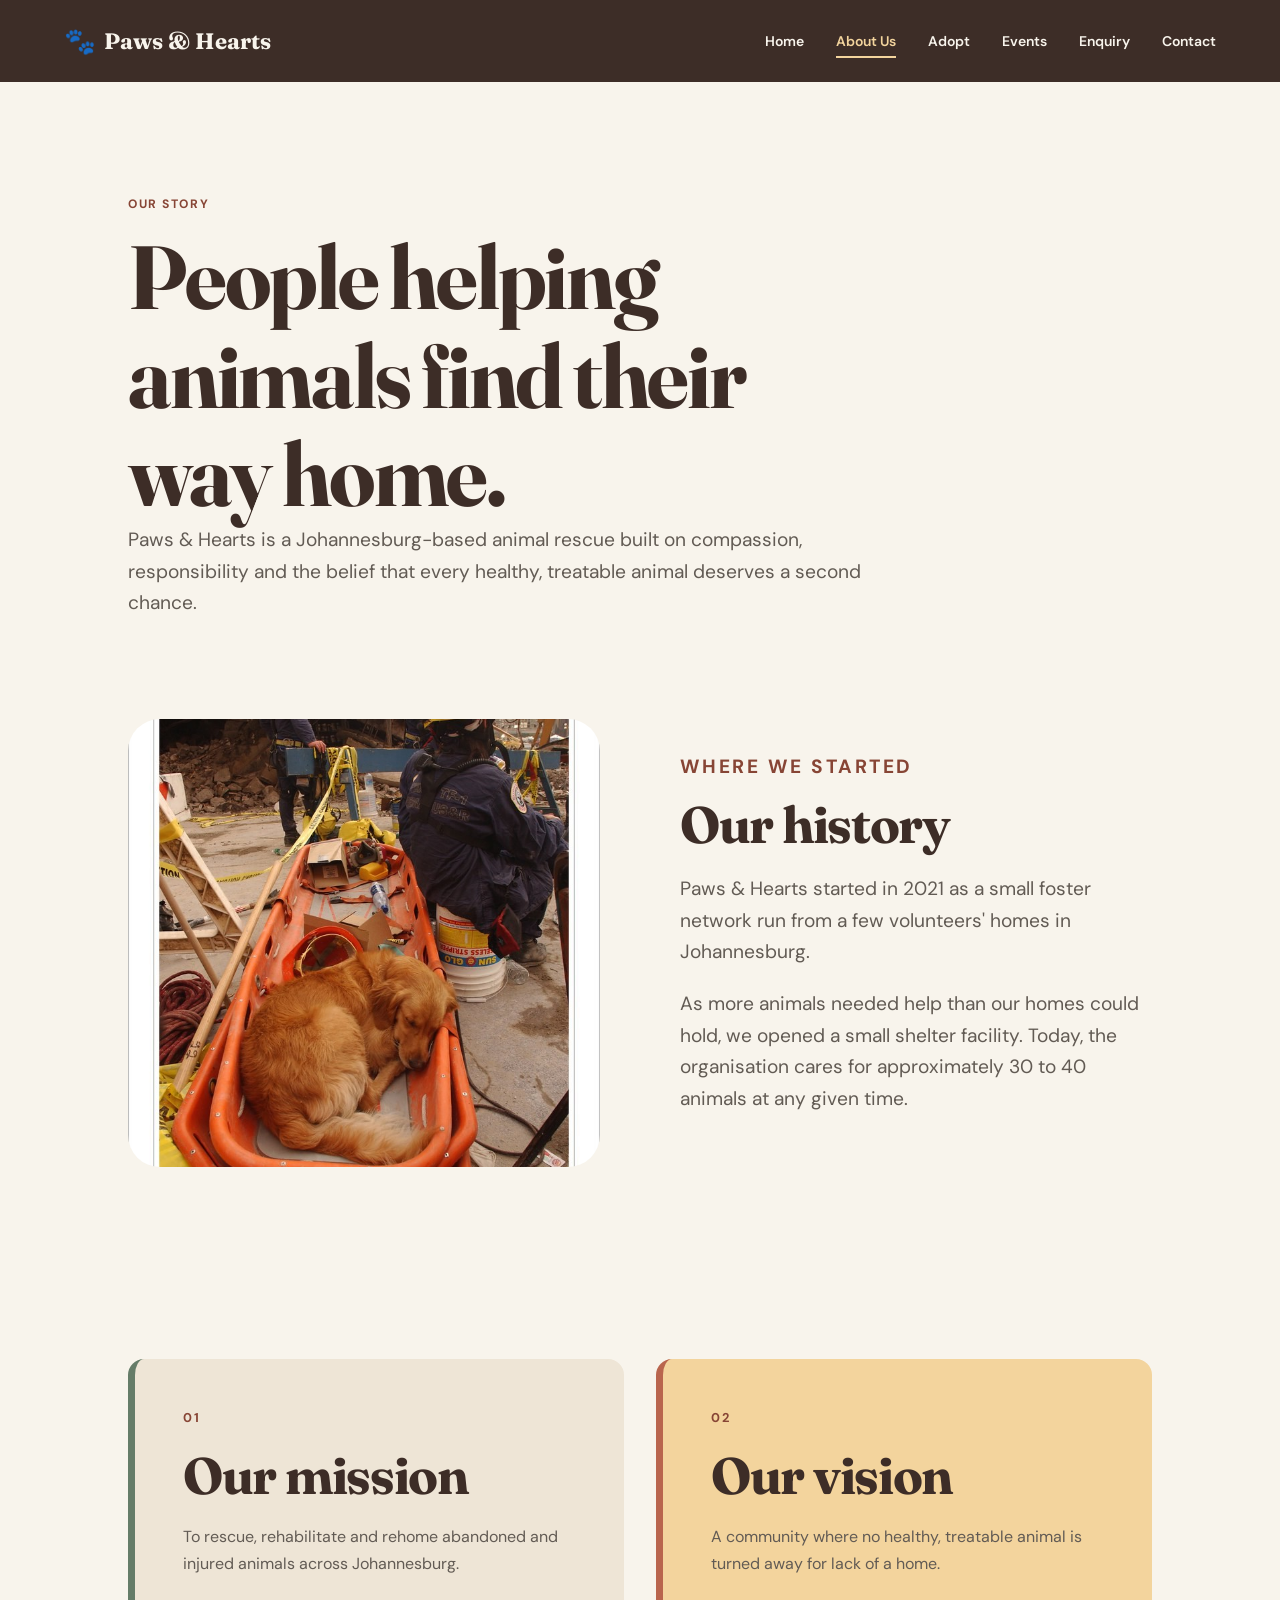
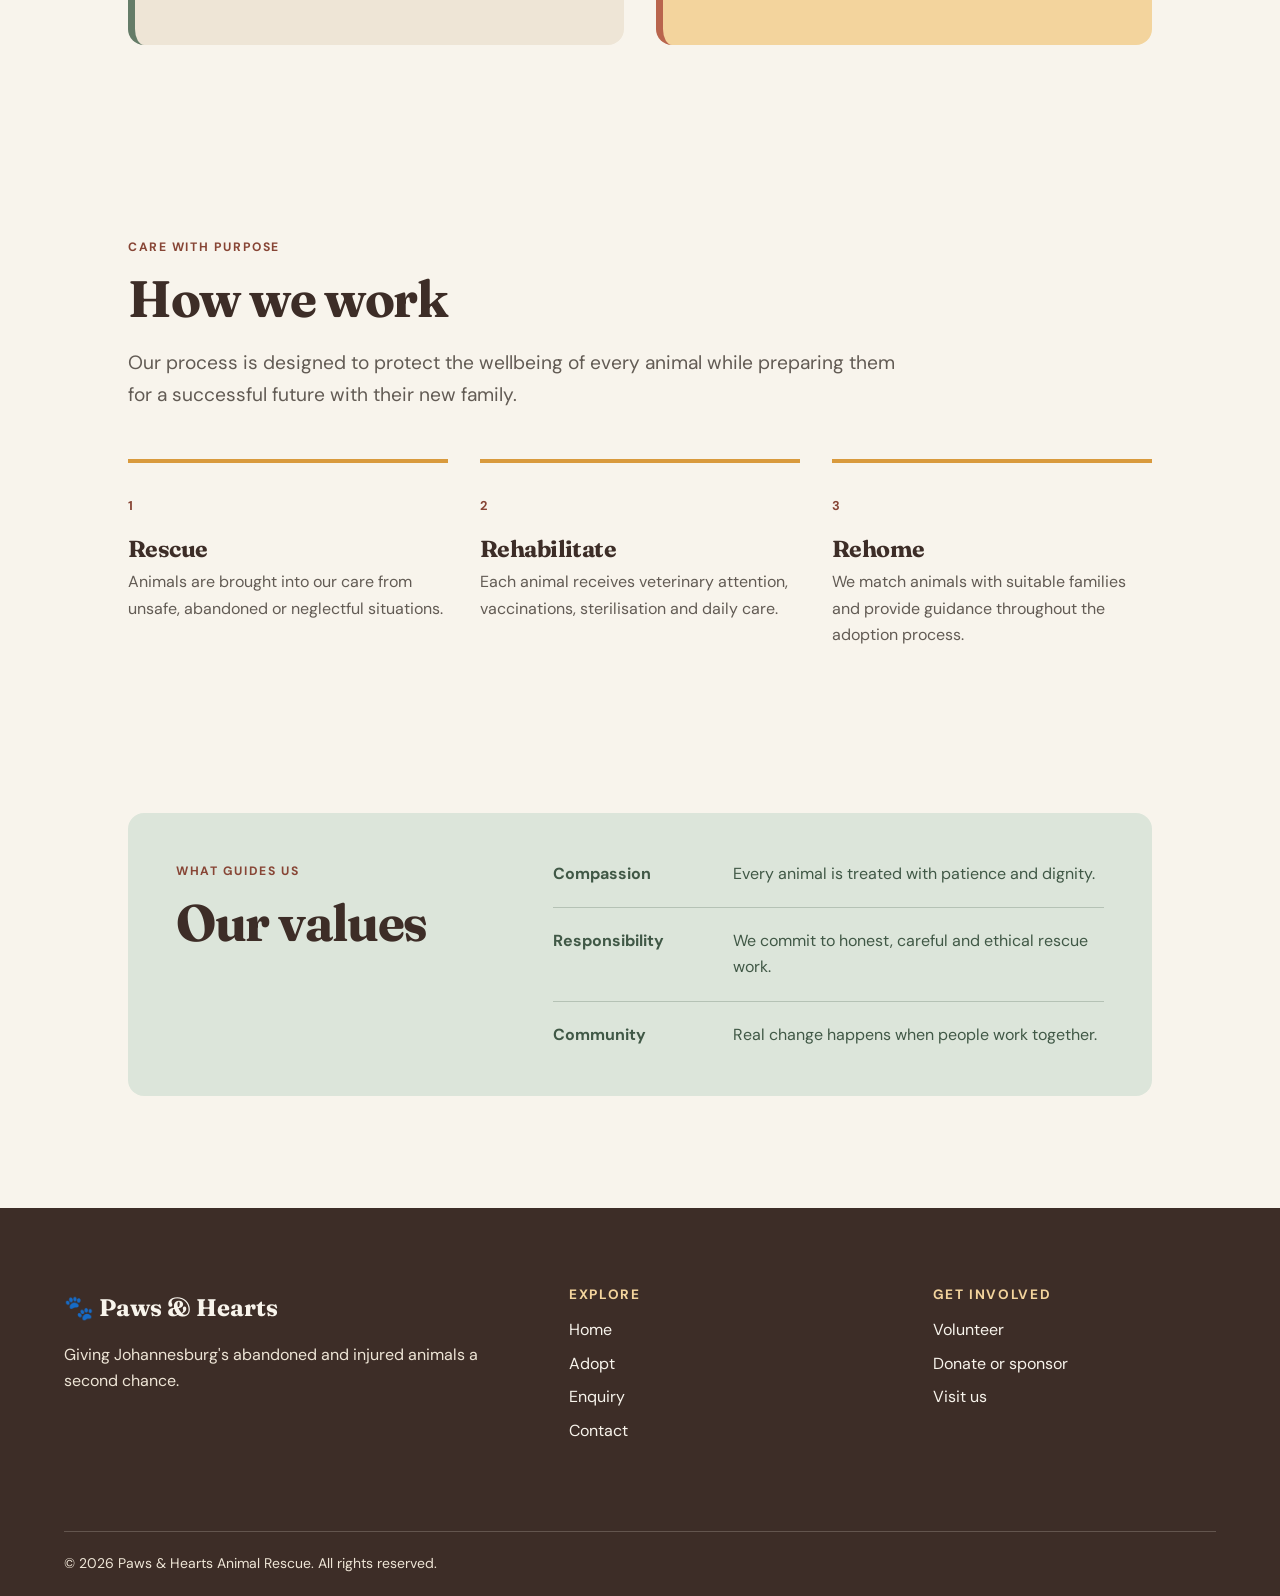
<file: about.html>
<!DOCTYPE html>
<html lang="en">
<head>
  <meta charset="UTF-8">
  <meta name="viewport" content="width=device-width, initial-scale=1.0">

  <title>Paws & Hearts | About Us</title>

  <link rel="stylesheet" href="css/style.css">
</head>

<body>

  <header class="site-header">

    <a class="logo" href="index.html" aria-label="Paws and Hearts home page">
      <span class="logo-paw" aria-hidden="true">🐾</span>
      <span>Paws &amp; Hearts</span>
    </a>

   <nav class="site-navigation" aria-label="Main navigation">
  <ul>
    <li><a href="index.html">Home</a></li>
    <li><a href="about.html" aria-current="page">About Us</a></li>
    <li><a href="adopt.html">Adopt</a></li>
    <li><a href="events.html">Events</a></li>
    <li><a href="enquiry.html">Enquiry</a></li>
    <li><a href="contact.html">Contact</a></li>
  </ul>
</nav>

  </header>

  <main>

    <section class="page-introduction">
      <p class="eyebrow">Our story</p>
      <h1>People helping animals find their way home.</h1>
      <p>
        Paws &amp; Hearts is a Johannesburg-based animal rescue built on
        compassion, responsibility and the belief that every healthy,
        treatable animal deserves a second chance.
      </p>
    </section>

    <section class="story-section history-section">

      <div class="story-section-image">
        <img
          src="images/saved-dog.png"
          srcset="images/saved-dog.png 480w, images/saved-dog.png 960w"
          sizes="(max-width: 900px) 100vw, 50vw"
          alt="A rescued dog being cared for by Paws and Hearts"
        >
      </div>

      <div class="story-section-content">
        <p class="eyebrow">Where we started</p>
        <h2>Our history</h2>

        <p>
          Paws &amp; Hearts started in 2021 as a small foster network run
          from a few volunteers' homes in Johannesburg.
        </p>

        <p>
          As more animals needed help than our homes could hold, we opened
          a small shelter facility. Today, the organisation cares for
          approximately 30 to 40 animals at any given time.
        </p>
      </div>

    </section>

    <section class="mission-section">

      <div class="mission-card">
        <span class="card-number">01</span>
        <h2>Our mission</h2>
        <p>
          To rescue, rehabilitate and rehome abandoned and injured animals
          across Johannesburg.
        </p>
      </div>

      <div class="mission-card mission-card-highlight">
        <span class="card-number">02</span>
        <h2>Our vision</h2>
        <p>
          A community where no healthy, treatable animal is turned away
          for lack of a home.
        </p>
      </div>

    </section>

    <section class="content-section how-we-work">

      <div class="section-heading">
        <p class="eyebrow">Care with purpose</p>
        <h2>How we work</h2>
        <p>
          Our process is designed to protect the wellbeing of every animal
          while preparing them for a successful future with their new family.
        </p>
      </div>

      <div class="process-grid">

        <article class="process-card">
          <span class="process-number">1</span>
          <h3>Rescue</h3>
          <p>
            Animals are brought into our care from unsafe, abandoned or
            neglectful situations.
          </p>
        </article>

        <article class="process-card">
          <span class="process-number">2</span>
          <h3>Rehabilitate</h3>
          <p>
            Each animal receives veterinary attention, vaccinations,
            sterilisation and daily care.
          </p>
        </article>

        <article class="process-card">
          <span class="process-number">3</span>
          <h3>Rehome</h3>
          <p>
            We match animals with suitable families and provide guidance
            throughout the adoption process.
          </p>
        </article>

      </div>

    </section>

    <section class="values-section">

      <div>
        <p class="eyebrow">What guides us</p>
        <h2>Our values</h2>
      </div>

      <ul class="values-list">
        <li>
          <strong>Compassion</strong>
          <span>Every animal is treated with patience and dignity.</span>
        </li>

        <li>
          <strong>Responsibility</strong>
          <span>We commit to honest, careful and ethical rescue work.</span>
        </li>

        <li>
          <strong>Community</strong>
          <span>Real change happens when people work together.</span>
        </li>
      </ul>

    </section>

  </main>

  <footer class="site-footer">

    <div class="footer-content">
      <div>
        <a class="footer-logo" href="index.html">
          🐾 Paws &amp; Hearts
        </a>

        <p>
          Giving Johannesburg's abandoned and injured animals
          a second chance.
        </p>
      </div>

      <div class="footer-links">
        <h2 class="footer-heading">Explore</h2>
        <ul>
          <li><a href="index.html">Home</a></li>
          <li><a href="adopt.html">Adopt</a></li>
          <li><a href="enquiry.html">Enquiry</a></li>
          <li><a href="contact.html">Contact</a></li>
        </ul>
      </div>

      <div class="footer-links">
        <h2 class="footer-heading">Get involved</h2>
        <ul>
          <li><a href="enquiry.html">Volunteer</a></li>
          <li><a href="enquiry.html">Donate or sponsor</a></li>
          <li><a href="contact.html">Visit us</a></li>
        </ul>
      </div>
    </div>

    <div class="footer-bottom">
      <p>
        &copy; 2026 Paws &amp; Hearts Animal Rescue.
        All rights reserved.
      </p>
    </div>

  </footer>

  <script src="js/main.js"></script>
</body>
</html>
</file>
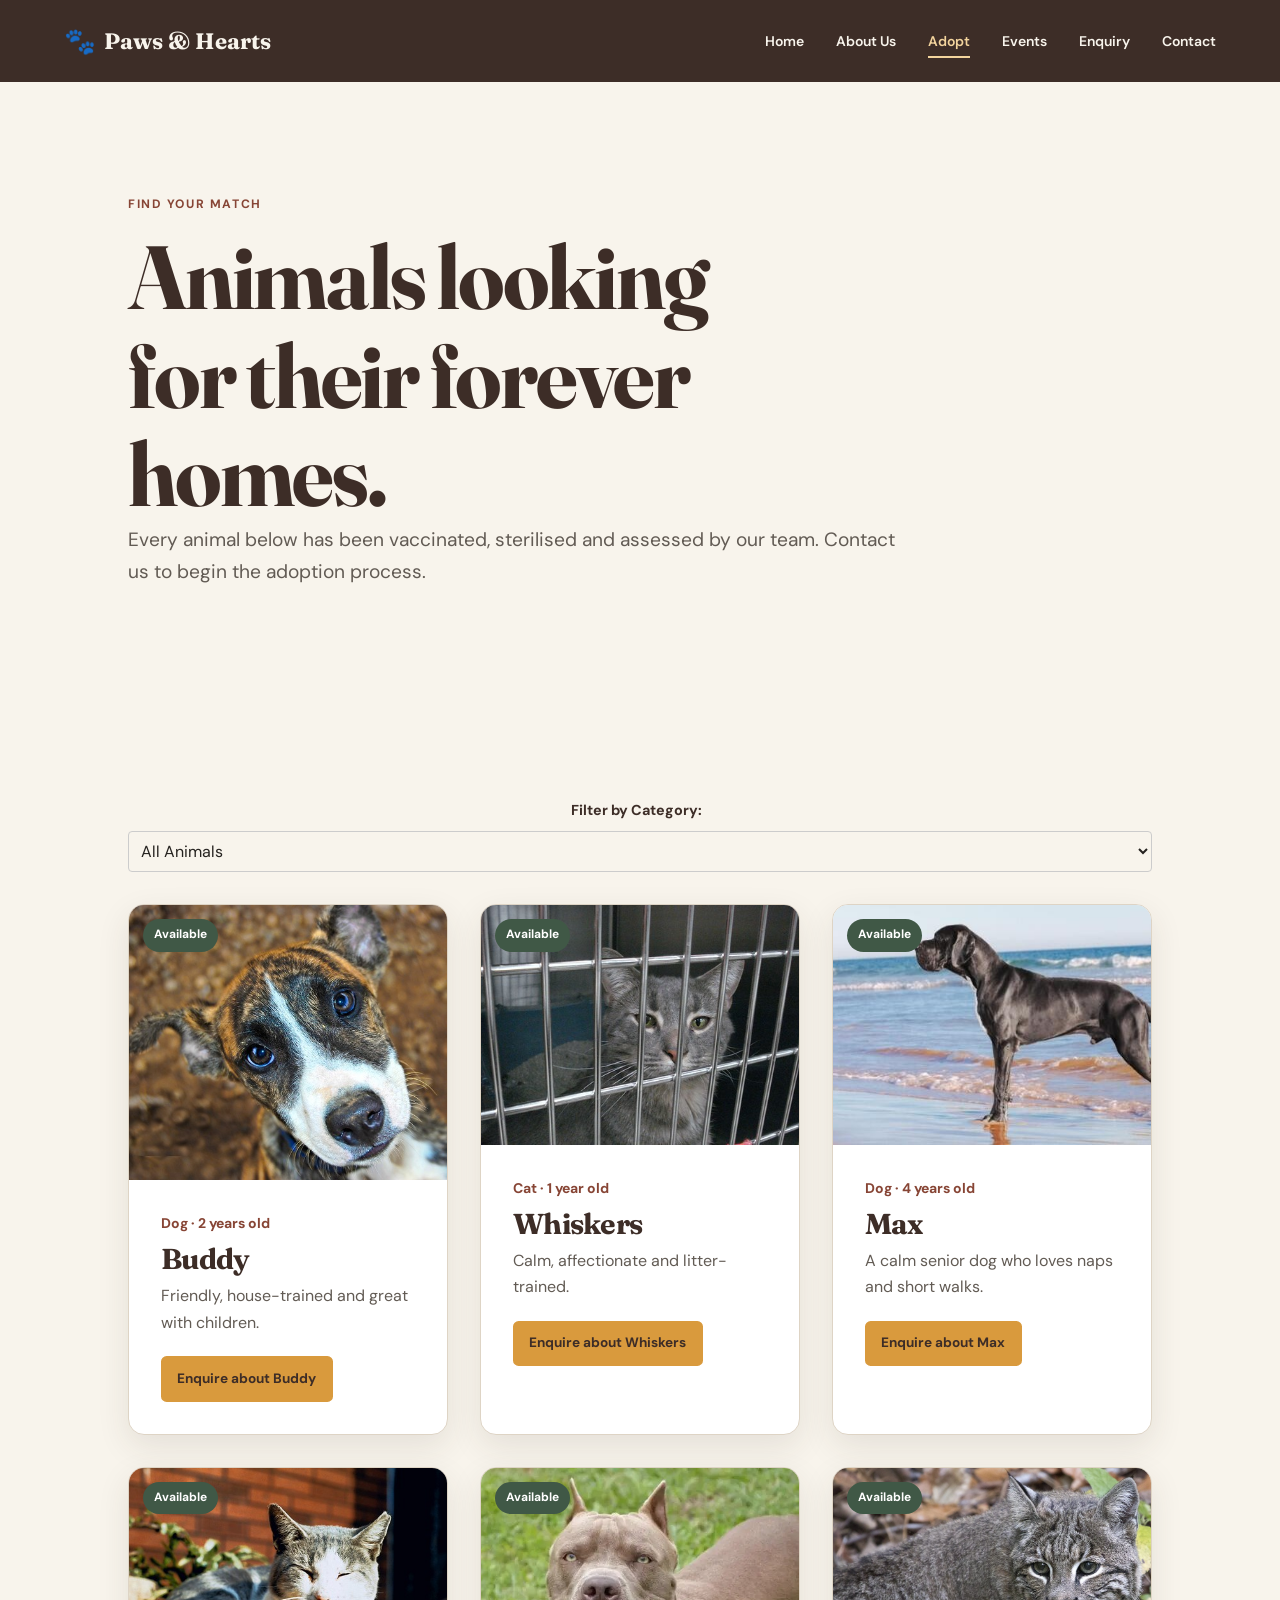
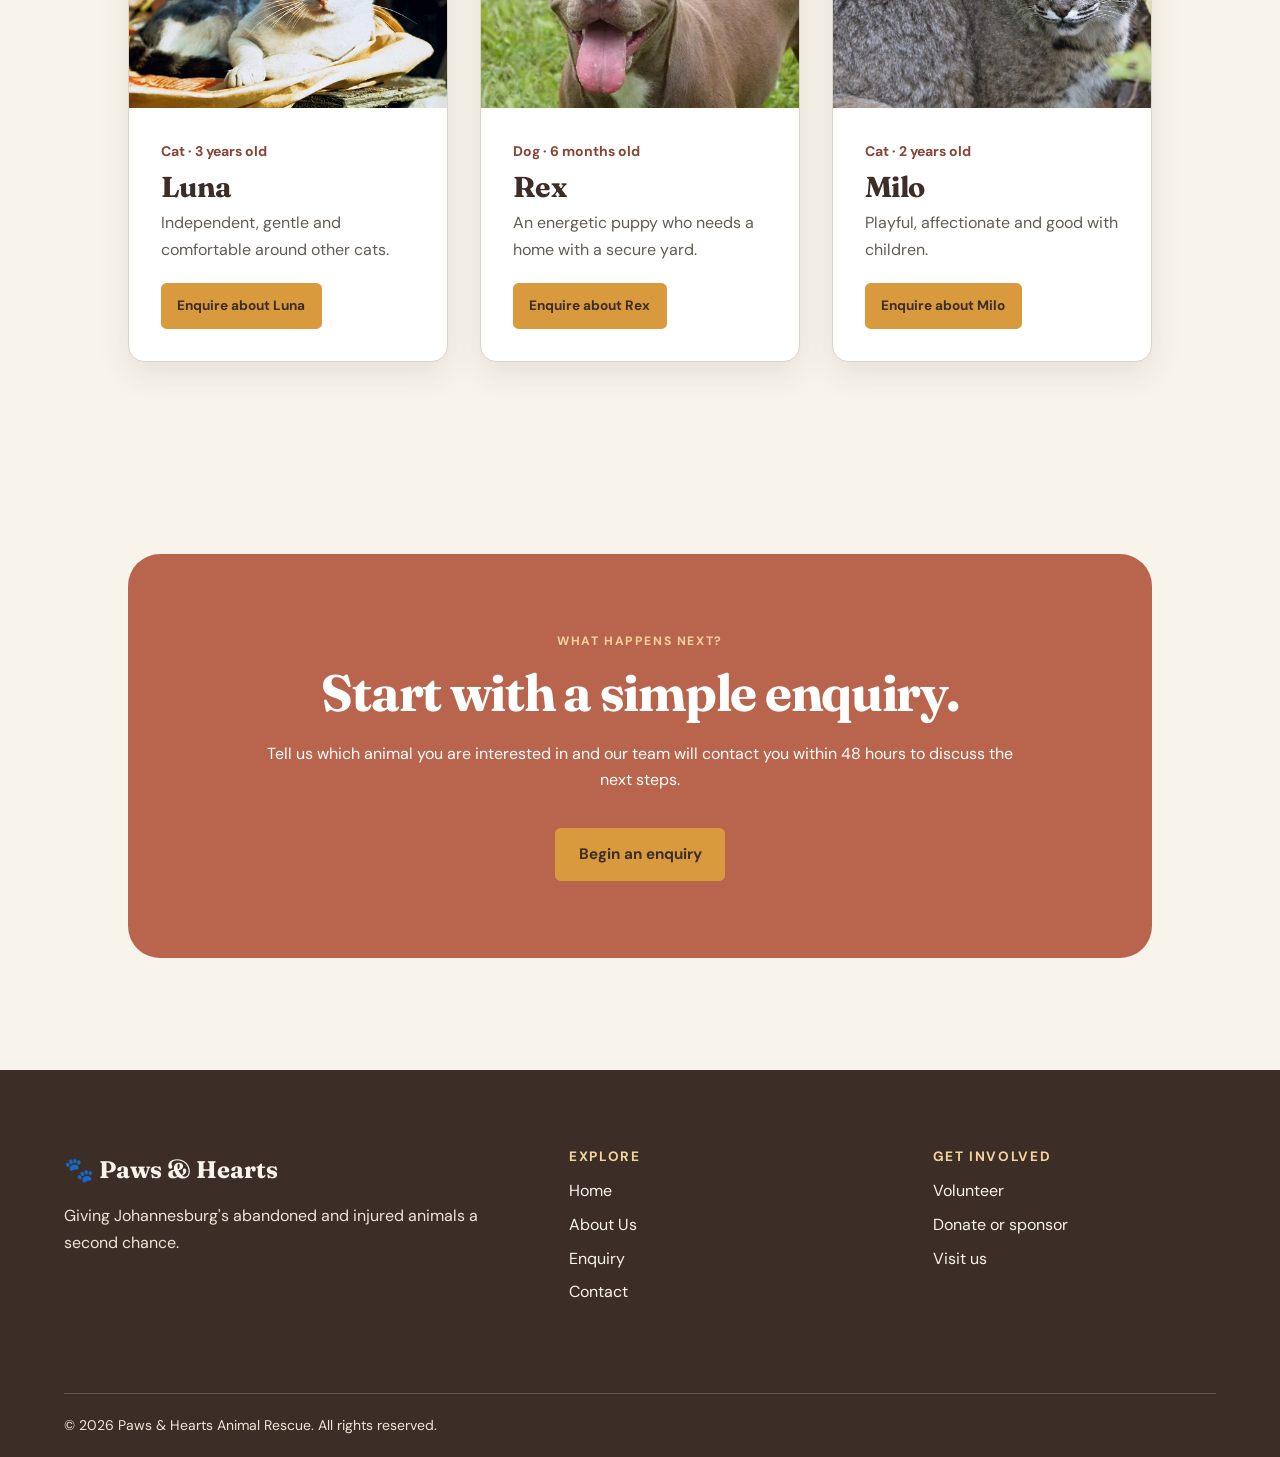
<file: adopt.html>
<!DOCTYPE html>
<html lang="en">
<head>
  <meta charset="UTF-8">
  <meta name="viewport" content="width=device-width, initial-scale=1.0">
  <title>Adopt a Pet | Paws & Hearts Animal Rescue Johannesburg</title>
  <meta name="description" content="Browse our available dogs and cats for adoption in Johannesburg. Find your perfect companion at Paws & Hearts Animal Rescue.">
  <meta name="keywords" content="adopt a dog adopt a cat rescue pets Johannesburg pet adoption animal shelter">
  <link rel="stylesheet" href="css/style.css">
</head>

<body>

  <header class="site-header">
    <a class="logo" href="index.html" aria-label="Paws and Hearts home page">
      <span class="logo-paw" aria-hidden="true">🐾</span>
      <span>Paws &amp; Hearts</span>
    </a>

    <nav class="site-navigation" aria-label="Main navigation">
  <ul>
    <li><a href="index.html">Home</a></li>
    <li><a href="about.html">About Us</a></li>
    <li><a href="adopt.html" aria-current="page">Adopt</a></li>
    <li><a href="events.html">Events</a></li>
    <li><a href="enquiry.html">Enquiry</a></li>
    <li><a href="contact.html">Contact</a></li>
  </ul>
</nav>
  </header>

  <main>

    <section class="page-introduction">
      <p class="eyebrow">Find your match</p>
      <h1>Animals looking for their forever homes.</h1>
      <p>
        Every animal below has been vaccinated, sterilised and assessed
        by our team. Contact us to begin the adoption process.
      </p>
    </section>

    <section class="content-section">

      <div class="filter-container" style="margin-bottom: 2rem; text-align: center;">
        <label for="petTypeFilter" style="margin-right: 0.5rem; font-weight: bold;">Filter by Category:</label>
        <select id="petTypeFilter" style="padding: 0.5rem; border-radius: 4px; border: 1px solid #ccc;">
          <option value="all">All Animals</option>
          <option value="dog">Dogs</option>
          <option value="cat">Cats</option>
        </select>
      </div>

      <div class="animal-grid">

        <article class="animal-card" data-category="dog">
          <div class="animal-image-wrapper">
            <img
              src="images/animal-achuzi.png"
              srcset="images/animal-achuzi.png 400w, images/animal-achuzi.png 800w"
              sizes="(max-width: 600px) 100vw, (max-width: 900px) 50vw, 33vw"
              alt="Achuzi, a two-year-old dog"
              class="animal-image"
            >
            <span class="animal-status">Available</span>
          </div>

          <div class="animal-card-content">
            <p class="animal-type">Dog · 2 years old</p>
            <h2>Buddy</h2>
            <p>
              Friendly, house-trained and great with children.
            </p>
            <a class="button button-small button-primary" href="enquiry.html?type=adopt&amp;animal=Buddy">
              Enquire about Buddy
            </a>
          </div>
        </article>

        <article class="animal-card" data-category="cat">
          <div class="animal-image-wrapper">
            <img
              src="images/animal-katse.png"
              srcset="images/animal-katse.png 400w, images/animal-katse.png 800w"
              sizes="(max-width: 600px) 100vw, (max-width: 900px) 50vw, 33vw"
              alt="Whiskers, a one-year-old cat"
              class="animal-image"
            >
            <span class="animal-status">Available</span>
          </div>

          <div class="animal-card-content">
            <p class="animal-type">Cat · 1 year old</p>
            <h2>Whiskers</h2>
            <p>
              Calm, affectionate and litter-trained.
            </p>
            <a class="button button-small button-primary" href="enquiry.html?type=adopt&amp;animal=Whiskers">
              Enquire about Whiskers
            </a>
          </div>
        </article>

        <article class="animal-card" data-category="dog">
          <div class="animal-image-wrapper">
            <img
              src="images/animal-max.png"
              srcset="images/animal-max.png 400w, images/animal-max.png 800w"
              sizes="(max-width: 600px) 100vw, (max-width: 900px) 50vw, 33vw"
              alt="Max, a four-year-old dog"
              class="animal-image"
            >
            <span class="animal-status">Available</span>
          </div>

          <div class="animal-card-content">
            <p class="animal-type">Dog · 4 years old</p>
            <h2>Max</h2>
            <p>
              A calm senior dog who loves naps and short walks.
            </p>
            <a class="button button-small button-primary" href="enquiry.html?type=adopt&amp;animal=Max">
              Enquire about Max
            </a>
          </div>
        </article>

        <article class="animal-card" data-category="cat">
          <div class="animal-image-wrapper">
            <img
              src="images/animal-luna.png"
              srcset="images/animal-luna.png 400w, images/animal-luna.png 800w"
              sizes="(max-width: 600px) 100vw, (max-width: 900px) 50vw, 33vw"
              alt="Luna, a three-year-old cat"
              class="animal-image"
            >
            <span class="animal-status">Available</span>
          </div>

          <div class="animal-card-content">
            <p class="animal-type">Cat · 3 years old</p>
            <h2>Luna</h2>
            <p>
              Independent, gentle and comfortable around other cats.
            </p>
            <a class="button button-small button-primary" href="enquiry.html?type=adopt&amp;animal=Luna">
              Enquire about Luna
            </a>
          </div>
        </article>

        <article class="animal-card" data-category="dog">
          <div class="animal-image-wrapper">
            <img
              src="images/animal-rex.png"
              srcset="images/animal-rex.png 400w, images/animal-rex.png 800w"
              sizes="(max-width: 600px) 100vw, (max-width: 900px) 50vw, 33vw"
              alt="Rex, a six-month-old puppy"
              class="animal-image"
            >
            <span class="animal-status">Available</span>
          </div>

          <div class="animal-card-content">
            <p class="animal-type">Dog · 6 months old</p>
            <h2>Rex</h2>
            <p>
              An energetic puppy who needs a home with a secure yard.
            </p>
            <a class="button button-small button-primary" href="enquiry.html?type=adopt&amp;animal=Rex">
              Enquire about Rex
            </a>
          </div>
        </article>

        <article class="animal-card" data-category="cat">
          <div class="animal-image-wrapper">
            <img
              src="images/animal-milo.png"
              srcset="images/animal-milo.png 400w, images/animal-milo.png 800w"
              sizes="(max-width: 600px) 100vw, (max-width: 900px) 50vw, 33vw"
              alt="Milo, a two-year-old cat"
              class="animal-image"
            >
            <span class="animal-status">Available</span>
          </div>

          <div class="animal-card-content">
            <p class="animal-type">Cat · 2 years old</p>
            <h2>Milo</h2>
            <p>
              Playful, affectionate and good with children.
            </p>
            <a class="button button-small button-primary" href="enquiry.html?type=adopt&amp;animal=Milo">
              Enquire about Milo
            </a>
          </div>
        </article>

      </div>

    </section>

    <section class="callout-section adoption-callout">
      <p class="eyebrow">What happens next?</p>
      <h2>Start with a simple enquiry.</h2>
      <p>
        Tell us which animal you are interested in and our team will
        contact you within 48 hours to discuss the next steps.
      </p>

      <a class="button button-primary" href="enquiry.html">
        Begin an enquiry
      </a>
    </section>

  </main>

  <footer class="site-footer">

    <div class="footer-content">
      <div>
        <a class="footer-logo" href="index.html">
          🐾 Paws &amp; Hearts
        </a>

        <p>
          Giving Johannesburg's abandoned and injured animals
          a second chance.
        </p>
      </div>

      <div class="footer-links">
        <h2 class="footer-heading">Explore</h2>
        <ul>
          <li><a href="index.html">Home</a></li>
          <li><a href="about.html">About Us</a></li>
          <li><a href="enquiry.html">Enquiry</a></li>
          <li><a href="contact.html">Contact</a></li>
        </ul>
      </div>

      <div class="footer-links">
        <h2 class="footer-heading">Get involved</h2>
        <ul>
          <li><a href="enquiry.html">Volunteer</a></li>
          <li><a href="enquiry.html">Donate or sponsor</a></li>
          <li><a href="contact.html">Visit us</a></li>
        </ul>
      </div>
    </div>

    <div class="footer-bottom">
      <p>
        &copy; 2026 Paws &amp; Hearts Animal Rescue.
        All rights reserved.
      </p>
    </div>

  </footer>

  <script src="js/main.js"></script>
</body>
</html>
</file>
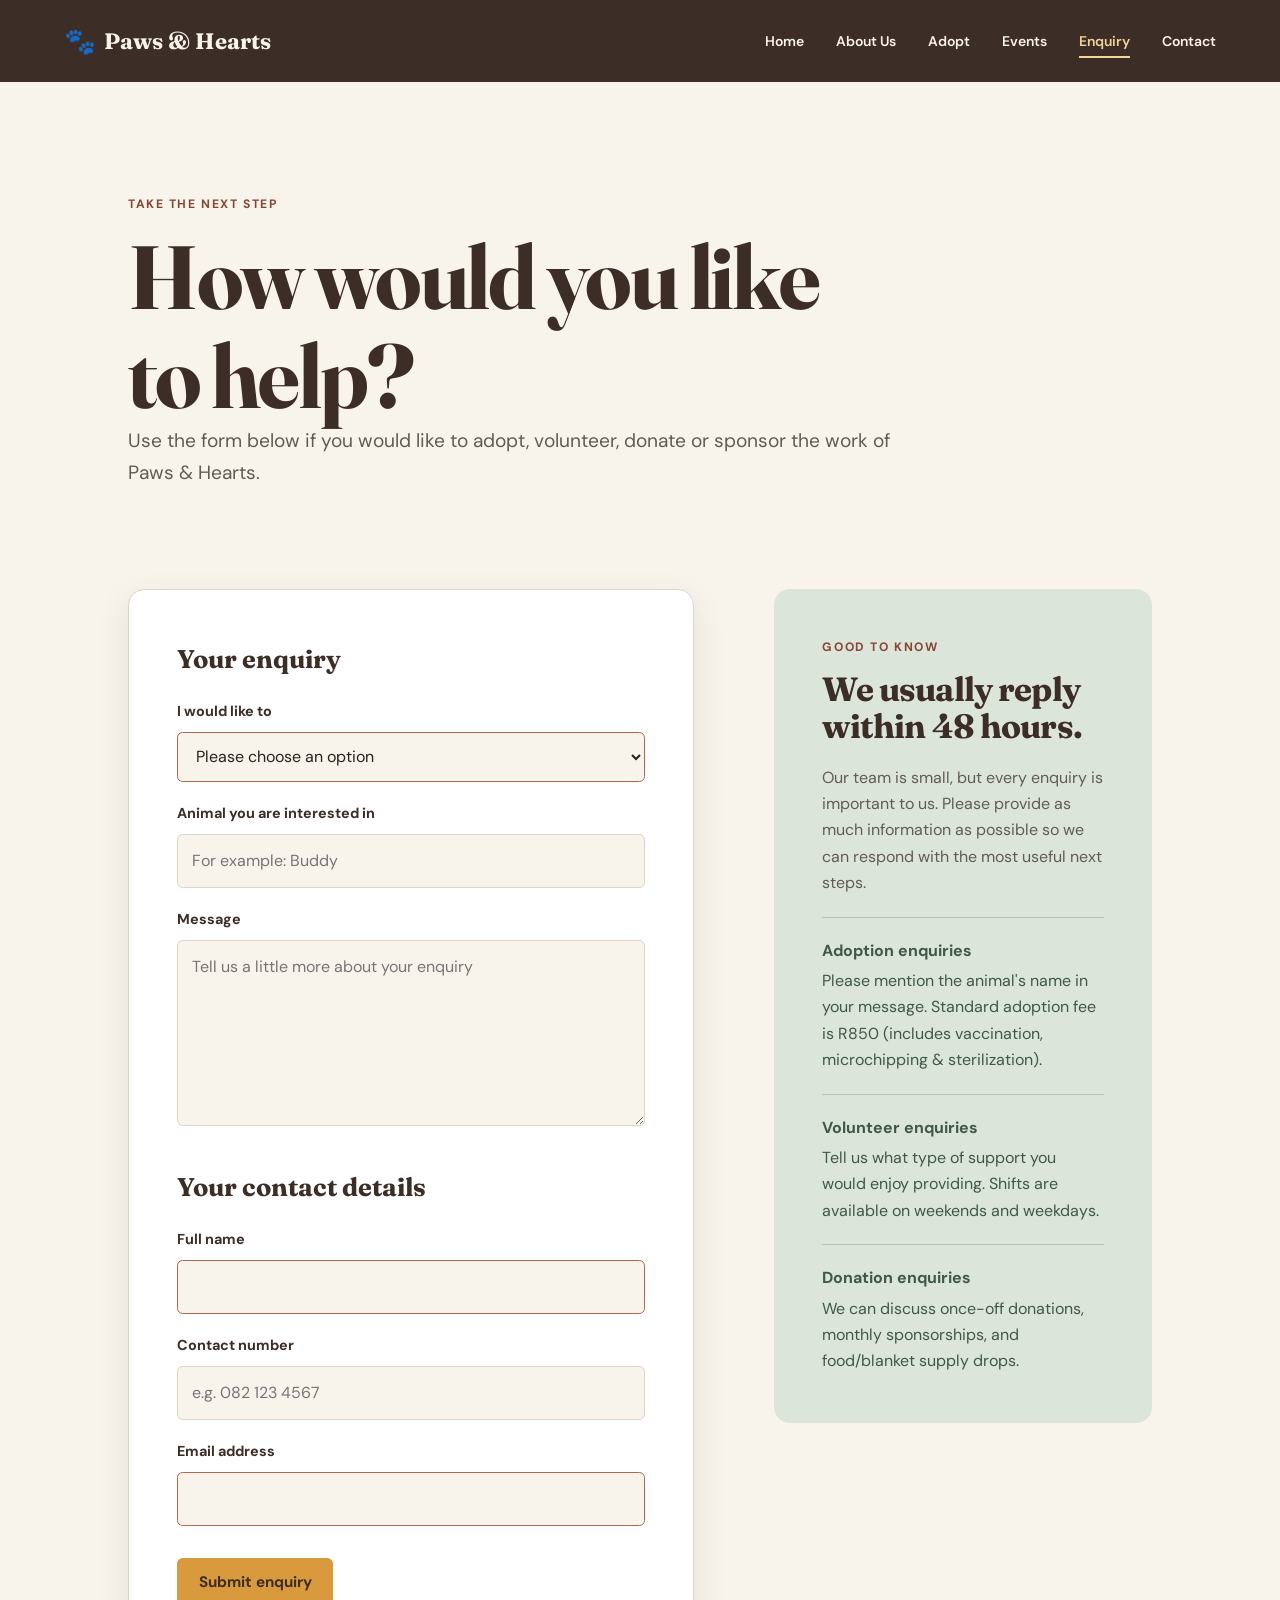
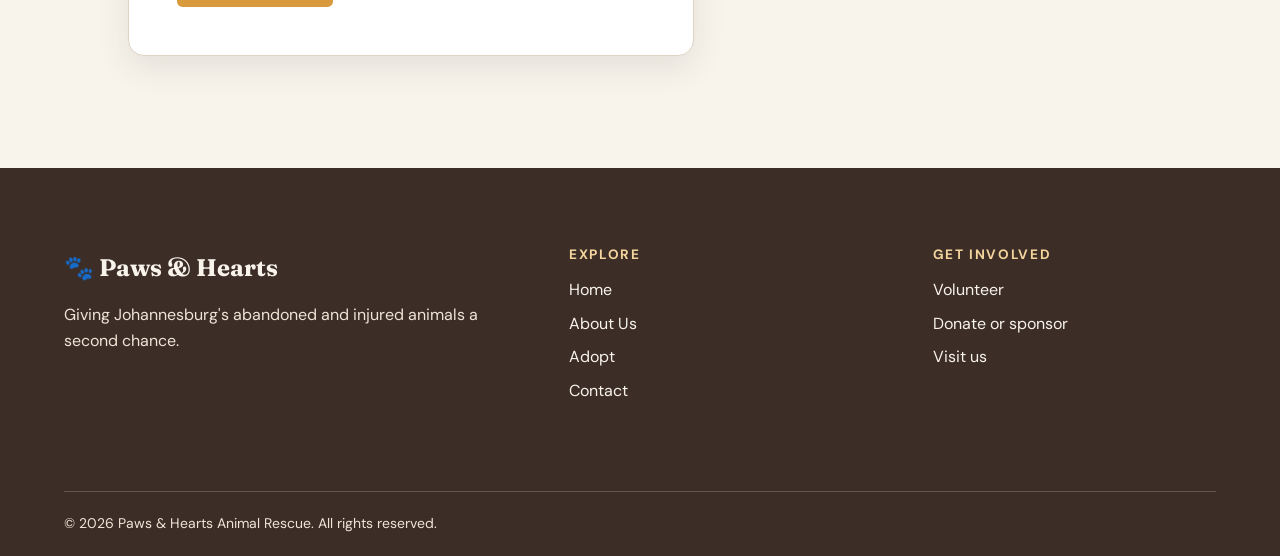
<file: enquiry.html>
<!DOCTYPE html>
<html lang="en">
<head>
  <meta charset="UTF-8">
  <meta name="viewport" content="width=device-width, initial-scale=1.0">

  <title>Submit an Enquiry | Paws & Hearts Animal Rescue</title>
  <meta name="description" content="Enquire about adopting a pet, volunteering, or donating to Paws & Hearts Animal Rescue in Johannesburg. Get instant information on adoption fees and availability.">
  <meta name="keywords" content="adopt pet enquiry Johannesburg, volunteer animal shelter Sandton, donate animal rescue South Africa">

  <!-- Shared external stylesheet -->
  <link rel="stylesheet" href="css/style.css">
</head>

<body>

  <!-- =========================
       SITE HEADER
       ========================= -->
  <header class="site-header">

    <a class="logo" href="index.html" aria-label="Paws and Hearts home page">
      <span class="logo-paw" aria-hidden="true">🐾</span>
      <span>Paws &amp; Hearts</span>
    </a>

    <nav class="site-navigation" aria-label="Main navigation">
  <ul>
    <li><a href="index.html">Home</a></li>
    <li><a href="about.html">About Us</a></li>
    <li><a href="adopt.html">Adopt</a></li>
    <li><a href="events.html">Events</a></li>
    <li><a href="enquiry.html" aria-current="page">Enquiry</a></li>
    <li><a href="contact.html">Contact</a></li>
  </ul>
</nav>

  </header>

  <main>

    <!-- =========================
         PAGE INTRODUCTION
         ========================= -->
    <section class="page-introduction">
      <p class="eyebrow">Take the next step</p>
      <h1>How would you like to help?</h1>
      <p>
        Use the form below if you would like to adopt, volunteer,
        donate or sponsor the work of Paws &amp; Hearts.
      </p>
    </section>

    <!-- =========================
         ENQUIRY FORM & ASIDE
         ========================= -->
    <section class="form-section">

      <form class="enquiry-form" id="enquiryForm" action="enquiry.html" method="post" novalidate>

        <fieldset>
          <legend>Your enquiry</legend>

          <label for="enquiry-type">I would like to</label>
          <select id="enquiry-type" name="enquiry-type" required>
            <option value="">Please choose an option</option>
            <option value="adopt">Adopt an animal</option>
            <option value="volunteer">Volunteer</option>
            <option value="donate">Donate or sponsor</option>
          </select>

          <label for="animal-name">
            Animal you are interested in
          </label>
          <input
            type="text"
            id="animal-name"
            name="animal-name"
            placeholder="For example: Buddy"
          >

          <label for="message">Message</label>
          <textarea
            id="message"
            name="message"
            rows="6"
            placeholder="Tell us a little more about your enquiry"
            required
          ></textarea>
        </fieldset>

        <fieldset>
          <legend>Your contact details</legend>

          <label for="full-name">Full name</label>
          <input
            type="text"
            id="full-name"
            name="full-name"
            autocomplete="name"
            required
          >

          <label for="contact-number">Contact number</label>
          <input
            type="tel"
            id="contact-number"
            name="contact-number"
            autocomplete="tel"
            placeholder="e.g. 082 123 4567"
            required
          >

          <label for="email">Email address</label>
          <input
            type="email"
            id="email"
            name="email"
            autocomplete="email"
            required
          >
        </fieldset>

        <button class="button button-primary form-submit" type="submit">
          Submit enquiry
        </button>

        <!-- Dynamic Output Container for Processed Response -->
        <div id="enquiryResponse" class="form-response-box" style="display: none; margin-top: 1.5rem; padding: 1.25rem; border-radius: 6px; background-color: #f0f7f4; border: 1px solid #2a6f97;"></div>

      </form>

      <aside class="form-aside">
        <p class="eyebrow">Good to know</p>
        <h2>We usually reply within 48 hours.</h2>
        <p>
          Our team is small, but every enquiry is important to us.
          Please provide as much information as possible so we can
          respond with the most useful next steps.
        </p>

        <div class="aside-note">
          <strong>Adoption enquiries</strong>
          <span>
            Please mention the animal's name in your message. Standard adoption fee is R850 (includes vaccination, microchipping &amp; sterilization).
          </span>
        </div>

        <div class="aside-note">
          <strong>Volunteer enquiries</strong>
          <span>
            Tell us what type of support you would enjoy providing. Shifts are available on weekends and weekdays.
          </span>
        </div>

        <div class="aside-note">
          <strong>Donation enquiries</strong>
          <span>
            We can discuss once-off donations, monthly sponsorships, and food/blanket supply drops.
          </span>
        </div>
      </aside>

    </section>

  </main>

  <!-- =========================
       FOOTER
       ========================= -->
  <footer class="site-footer">

    <div class="footer-content">
      <div>
        <a class="footer-logo" href="index.html">
          🐾 Paws &amp; Hearts
        </a>

        <p>
          Giving Johannesburg's abandoned and injured animals
          a second chance.
        </p>
      </div>

      <div class="footer-links">
        <h2 class="footer-heading">Explore</h2>
        <ul>
          <li><a href="index.html">Home</a></li>
          <li><a href="about.html">About Us</a></li>
          <li><a href="adopt.html">Adopt</a></li>
          <li><a href="contact.html">Contact</a></li>
        </ul>
      </div>

      <div class="footer-links">
        <h2 class="footer-heading">Get involved</h2>
        <ul>
          <li><a href="enquiry.html">Volunteer</a></li>
          <li><a href="enquiry.html">Donate or sponsor</a></li>
          <li><a href="contact.html">Visit us</a></li>
        </ul>
      </div>
    </div>

    <div class="footer-bottom">
      <p>
        &copy; 2026 Paws &amp; Hearts Animal Rescue.
        All rights reserved.
      </p>
    </div>

  </footer>

  <script src="js/main.js"></script>
</body>
</html>
</file>
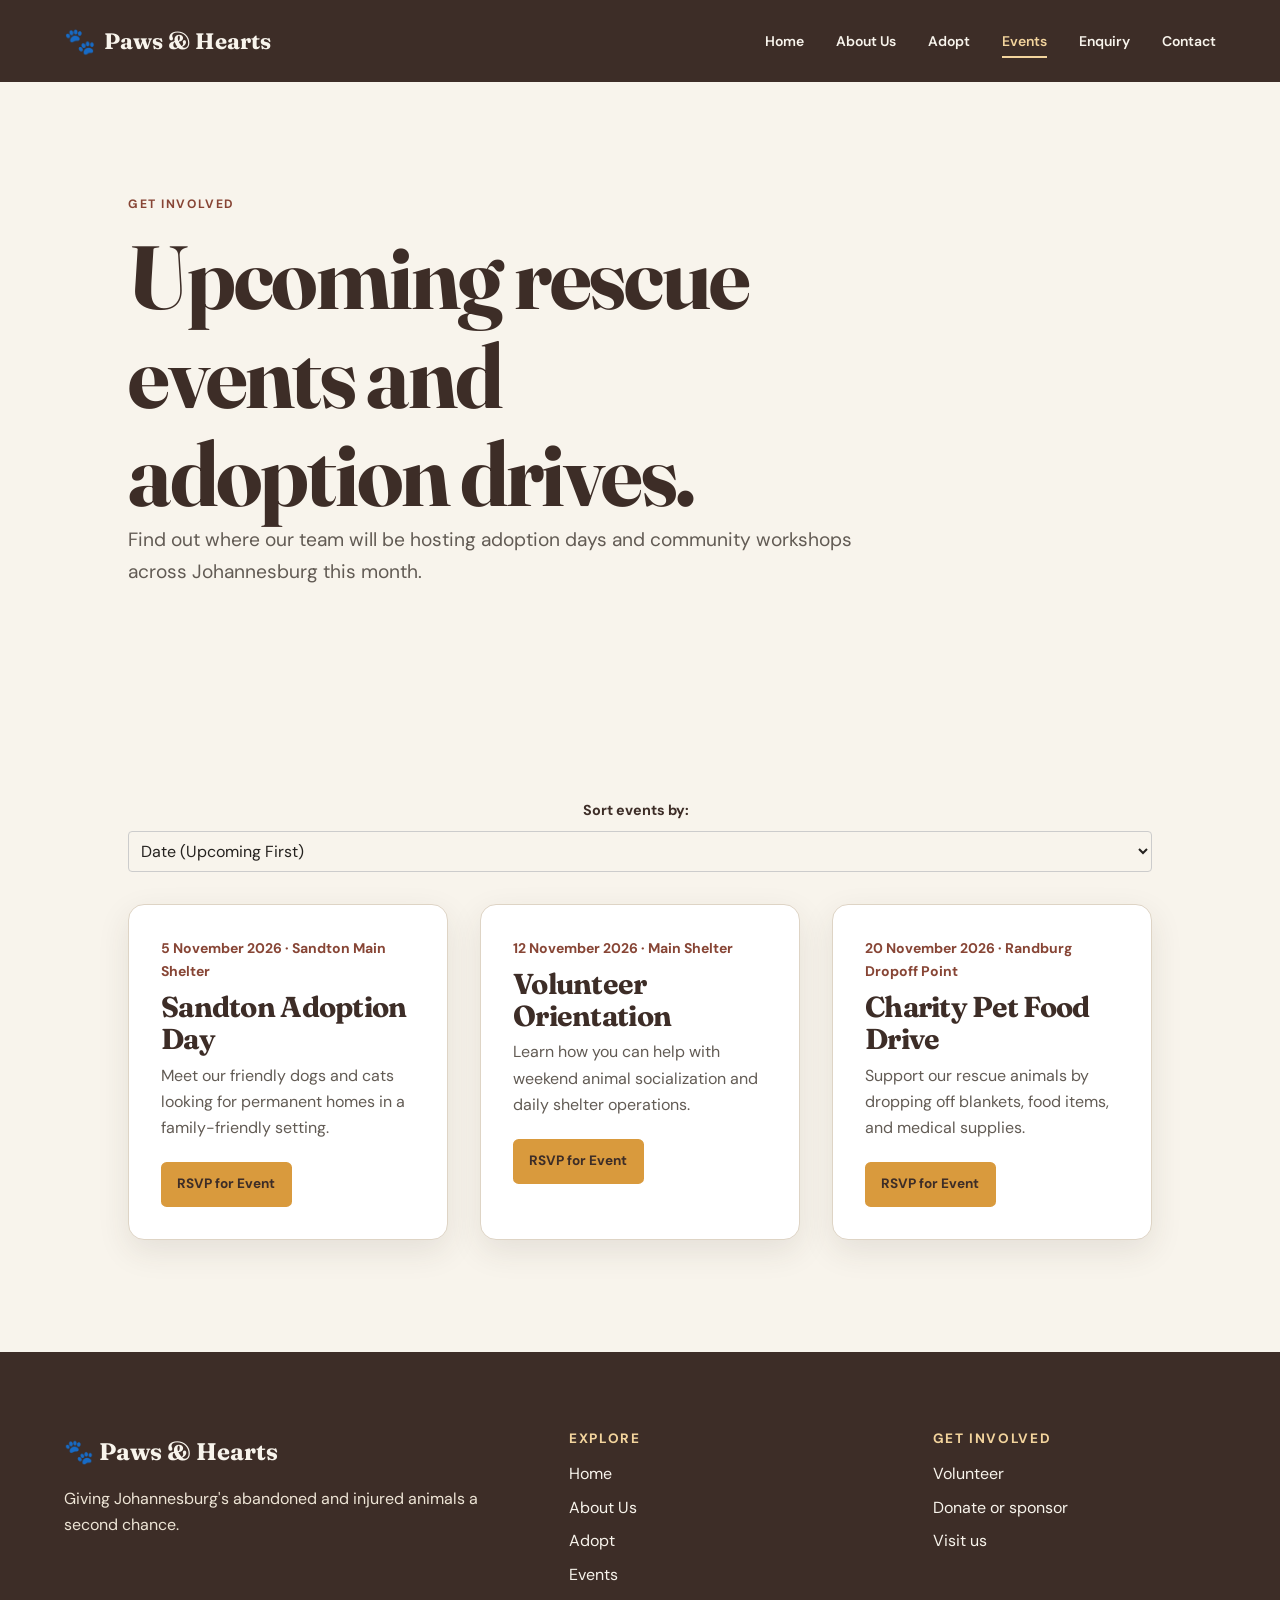
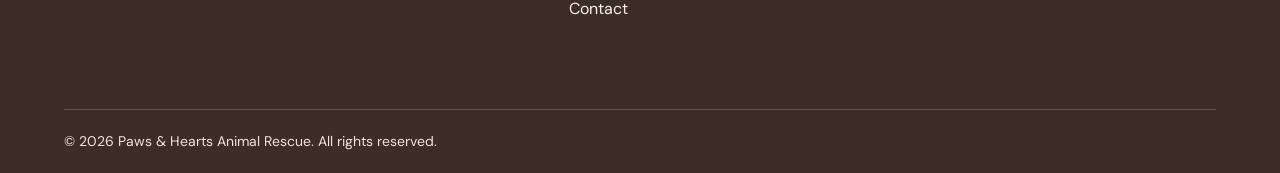
<file: events.html>
<!DOCTYPE html>
<html lang="en">
<head>
  <meta charset="UTF-8">
  <meta name="viewport" content="width=device-width, initial-scale=1.0">

  <title>Rescue Events | Paws & Hearts Animal Rescue</title>
  <meta name="description" content="Join our upcoming adoption drives, fundraising events, and volunteer workshops in Johannesburg.">
  <meta name="keywords" content="animal rescue events Johannesburg, adoptathon, volunteer workshop, pet adoption drive">

  <link rel="stylesheet" href="css/style.css">
</head>
<body>

  <header class="site-header">
    <a class="logo" href="index.html" aria-label="Paws and Hearts home page">
      <span class="logo-paw" aria-hidden="true">🐾</span>
      <span>Paws &amp; Hearts</span>
    </a>

    <nav class="site-navigation" aria-label="Main navigation">
      <ul>
        <li><a href="index.html">Home</a></li>
        <li><a href="about.html">About Us</a></li>
        <li><a href="adopt.html">Adopt</a></li>
        <li><a href="events.html" aria-current="page">Events</a></li>
        <li><a href="enquiry.html">Enquiry</a></li>
        <li><a href="contact.html">Contact</a></li>
      </ul>
    </nav>
  </header>

  <main>
    <section class="page-introduction">
      <p class="eyebrow">Get involved</p>
      <h1>Upcoming rescue events and adoption drives.</h1>
      <p>Find out where our team will be hosting adoption days and community workshops across Johannesburg this month.</p>
    </section>

    <section class="content-section">
      <div class="filter-container" style="margin-bottom: 2rem; text-align: center;">
        <label for="eventSort" style="margin-right: 0.5rem; font-weight: bold;">Sort events by:</label>
        <select id="eventSort" style="padding: 0.5rem; border-radius: 4px; border: 1px solid #ccc;">
          <option value="date">Date (Upcoming First)</option>
          <option value="name">Event Name (A-Z)</option>
        </select>
      </div>

      <div class="animal-grid event-grid">

        <article class="animal-card event-card" data-date="2026-11-05" data-name="Sandton Adoption Day">
          <div class="animal-card-content">
            <p class="animal-type">5 November 2026 · Sandton Main Shelter</p>
            <h2>Sandton Adoption Day</h2>
            <p>Meet our friendly dogs and cats looking for permanent homes in a family-friendly setting.</p>
            <a class="button button-small button-primary" href="enquiry.html">RSVP for Event</a>
          </div>
        </article>

        <article class="animal-card event-card" data-date="2026-11-12" data-name="Volunteer Orientation">
          <div class="animal-card-content">
            <p class="animal-type">12 November 2026 · Main Shelter</p>
            <h2>Volunteer Orientation</h2>
            <p>Learn how you can help with weekend animal socialization and daily shelter operations.</p>
            <a class="button button-small button-primary" href="enquiry.html">RSVP for Event</a>
          </div>
        </article>

        <article class="animal-card event-card" data-date="2026-11-20" data-name="Charity Pet Food Drive">
          <div class="animal-card-content">
            <p class="animal-type">20 November 2026 · Randburg Dropoff Point</p>
            <h2>Charity Pet Food Drive</h2>
            <p>Support our rescue animals by dropping off blankets, food items, and medical supplies.</p>
            <a class="button button-small button-primary" href="enquiry.html">RSVP for Event</a>
          </div>
        </article>

      </div>
    </section>
  </main>

  <footer class="site-footer">
    <div class="footer-content">
      <div>
        <a class="footer-logo" href="index.html">🐾 Paws &amp; Hearts</a>
        <p>Giving Johannesburg's abandoned and injured animals a second chance.</p>
      </div>

      <div class="footer-links">
        <h2 class="footer-heading">Explore</h2>
        <ul>
          <li><a href="index.html">Home</a></li>
          <li><a href="about.html">About Us</a></li>
          <li><a href="adopt.html">Adopt</a></li>
          <li><a href="events.html">Events</a></li>
          <li><a href="contact.html">Contact</a></li>
        </ul>
      </div>

      <div class="footer-links">
        <h2 class="footer-heading">Get involved</h2>
        <ul>
          <li><a href="enquiry.html">Volunteer</a></li>
          <li><a href="enquiry.html">Donate or sponsor</a></li>
          <li><a href="contact.html">Visit us</a></li>
        </ul>
      </div>
    </div>

    <div class="footer-bottom">
      <p>&copy; 2026 Paws &amp; Hearts Animal Rescue. All rights reserved.</p>
    </div>
  </footer>

  <script src="js/main.js"></script>
</body>
</html>
</file>
<file: css/style.css>
/* =====================================================================
   Paws & Hearts Animal Rescue
   Part 2 external stylesheet

   This stylesheet provides:

   - A consistent visual identity across all five pages
   - CSS reset and default styles
   - Typography and colour systems using CSS variables
   - Flexbox and Grid layouts
   - Desktop, tablet and mobile responsive breakpoints
   - Responsive images
   - Hover, focus and active pseudo-classes
   - Accessible keyboard focus states
   - Reduced-motion support
   ===================================================================== */


/* =====================================================================
   1. EXTERNAL FONT IMPORTS
   ===================================================================== */

@import url(
  'https://fonts.googleapis.com/css2?family=DM+Sans:wght@400;500;600;700&family=Fraunces:opsz,wght@9..144,600;9..144,700&display=swap'
);


/* =====================================================================
   2. CSS RESET
   ===================================================================== */

*,
*::before,
*::after {
  box-sizing: border-box;
  margin: 0;
  padding: 0;
}

html {
  scroll-behavior: smooth;
}

body {
  overflow-x: hidden;
}

img {
  display: block;
  max-width: 100%;
  height: auto;
}

button,
input,
select,
textarea {
  font: inherit;
}

ul,
ol {
  list-style: none;
}


/* =====================================================================
   3. DESIGN TOKENS
   ===================================================================== */

:root {

  --color-ink: #25221f;
  --color-ink-soft: #625b54;
  --color-cream: #f8f4ec;
  --color-cream-dark: #eee5d6;
  --color-white: #ffffff;

  --color-brown: #60483b;
  --color-brown-dark: #3d2d27;

  --color-gold: #d99a3d;
  --color-gold-light: #f3d49d;
  --color-gold-dark: #a76e1d;

  --color-terracotta: #b9654d;
  --color-terracotta-dark: #874535;

  --color-sage: #657c68;
  --color-sage-light: #dce5da;
  --color-sage-dark: #405846;

  --color-border: #ded4c5;
  --color-focus: #286c73;

  --font-heading: "Fraunces", Georgia, serif;
  --font-body: "DM Sans", Arial, sans-serif;

  --font-size-small: 0.875rem;
  --font-size-body: 1rem;
  --font-size-large: 1.2rem;
  --font-size-h3: 1.45rem;
  --font-size-h2: clamp(2rem, 4vw, 3.25rem);
  --font-size-h1: clamp(2.8rem, 7vw, 5.8rem);

  --space-1: 0.5rem;
  --space-2: 0.875rem;
  --space-3: 1.25rem;
  --space-4: 2rem;
  --space-5: 3rem;
  --space-6: 5rem;
  --space-7: 7rem;

  --content-width: 72rem;
  --text-width: 68ch;
  --border-radius-small: 0.35rem;
  --border-radius-medium: 1rem;
  --border-radius-large: 2rem;

  --shadow-soft: 0 0.7rem 2rem rgba(61, 45, 39, 0.1);
  --shadow-card: 0 1rem 2.5rem rgba(61, 45, 39, 0.13);
  --shadow-hover: 0 1.25rem 2.8rem rgba(61, 45, 39, 0.2);
}


/* =====================================================================
   4. BASE STYLES
   ===================================================================== */

body {
  background-color: var(--color-cream);
  color: var(--color-ink);
  font-family: var(--font-body);
  font-size: var(--font-size-body);
  line-height: 1.65;
}

p {
  max-width: var(--text-width);
  margin-bottom: var(--space-3);
  color: var(--color-ink-soft);
}

h1,
h2,
h3 {
  color: var(--color-brown-dark);
  font-family: var(--font-heading);
  font-weight: 700;
  line-height: 1.1;
  letter-spacing: -0.025em;
}

h1 {
  font-size: var(--font-size-h1);
  max-width: 12ch;
}

h2 {
  font-size: var(--font-size-h2);
  margin-bottom: var(--space-3);
}

h3 {
  font-size: var(--font-size-h3);
  margin-bottom: var(--space-1);
}

strong {
  color: var(--color-brown-dark);
}

a {
  color: inherit;
  text-decoration: none;
}

a:focus-visible,
button:focus-visible,
input:focus-visible,
select:focus-visible,
textarea:focus-visible {
  outline: 3px solid var(--color-focus);
  outline-offset: 4px;
}

.eyebrow {
  color: var(--color-terracotta-dark);
  font-size: 0.76rem;
  font-weight: 700;
  letter-spacing: 0.13em;
  margin-bottom: var(--space-2);
  text-transform: uppercase;
}


/* =====================================================================
   5. SITE HEADER AND NAVIGATION
   ===================================================================== */

.site-header {
  align-items: center;
  background-color: var(--color-brown-dark);
  color: var(--color-cream);
  display: flex;
  justify-content: space-between;
  gap: var(--space-4);
  min-height: 5rem;
  padding: var(--space-3) max(5vw, var(--space-4));
  position: sticky;
  top: 0;
  z-index: 100;
}

.logo {
  align-items: center;
  color: var(--color-cream);
  display: inline-flex;
  font-family: var(--font-heading);
  font-size: 1.4rem;
  font-weight: 700;
  gap: var(--space-1);
  transition: color 0.2s ease, transform 0.2s ease;
}

.logo-paw {
  color: var(--color-gold-light);
  font-family: Arial, sans-serif;
  font-size: 1.6rem;
}

.logo:hover,
.logo:focus {
  color: var(--color-gold-light);
  transform: translateY(-2px);
}

.site-navigation ul {
  align-items: center;
  display: flex;
  flex-wrap: wrap;
  gap: var(--space-4);
}

.site-navigation a {
  border-bottom: 2px solid transparent;
  color: var(--color-cream);
  font-size: var(--font-size-small);
  font-weight: 600;
  padding-bottom: 0.35rem;
  transition:
    border-color 0.2s ease,
    color 0.2s ease;
}

.site-navigation a:hover,
.site-navigation a:focus,
.site-navigation a[aria-current="page"] {
  border-bottom-color: var(--color-gold-light);
  color: var(--color-gold-light);
}


/* =====================================================================
   6. MAIN CONTENT LAYOUT
   ===================================================================== */

main {
  margin: 0 auto;
  max-width: var(--content-width);
  padding: 0 max(5vw, var(--space-4));
}

.content-section {
  padding: var(--space-7) 0;
}

.page-introduction {
  padding: var(--space-7) 0 var(--space-6);
}

.page-introduction > p:last-child {
  font-size: var(--font-size-large);
  max-width: 60ch;
}


/* =====================================================================
   7. BUTTONS AND LINKS
   ===================================================================== */

.button {
  align-items: center;
  border: 2px solid transparent;
  border-radius: var(--border-radius-small);
  cursor: pointer;
  display: inline-flex;
  font-size: 0.95rem;
  font-weight: 700;
  justify-content: center;
  min-height: 3.1rem;
  padding: 0.75rem 1.35rem;
  text-align: center;
  transition:
    background-color 0.2s ease,
    border-color 0.2s ease,
    color 0.2s ease,
    transform 0.2s ease,
    box-shadow 0.2s ease;
}

.button:hover {
  transform: translateY(-3px);
}

.button:active {
  transform: translateY(0);
}

.email-compose-links {
  display: flex;
  flex-wrap: wrap;
  gap: 0.75rem;
}

.email-compose-links .button {
  min-height: 0;
  padding: 0.65rem 1rem;
}

.button-primary {
  background-color: var(--color-gold);
  border-color: var(--color-gold);
  color: var(--color-brown-dark);
}

.button-primary:hover,
.button-primary:focus {
  background-color: var(--color-gold-light);
  border-color: var(--color-gold-light);
  box-shadow: var(--shadow-soft);
}

.button-secondary {
  background-color: transparent;
  border-color: var(--color-cream);
  color: var(--color-cream);
}

.button-secondary:hover,
.button-secondary:focus {
  background-color: var(--color-cream);
  color: var(--color-brown-dark);
}

.button-outline {
  background-color: transparent;
  border-color: var(--color-brown);
  color: var(--color-brown);
}

.button-outline:hover,
.button-outline:focus {
  background-color: var(--color-brown);
  color: var(--color-cream);
}

.button-small {
  font-size: 0.85rem;
  min-height: 2.7rem;
  padding: 0.6rem 0.9rem;
}

.text-link {
  color: var(--color-terracotta-dark);
  display: inline-block;
  font-weight: 700;
  margin-top: var(--space-1);
  transition: color 0.2s ease, transform 0.2s ease;
}

.text-link:hover,
.text-link:focus {
  color: var(--color-gold-dark);
  transform: translateX(4px);
}


/* =====================================================================
   8. HOME PAGE HERO
   ===================================================================== */

.hero-section {
  align-items: center;
  background-color: var(--color-brown-dark);
  border-radius: 0 0 var(--border-radius-large) var(--border-radius-large);
  color: var(--color-cream);
  display: grid;
  gap: var(--space-6);
  grid-template-columns: minmax(0, 1fr) minmax(20rem, 0.9fr);
  margin-inline: calc(max(5vw, var(--space-4)) * -1);
  overflow: hidden;
  padding: clamp(3rem, 8vw, 7rem) max(5vw, var(--space-4));
}

.hero-content h1 {
  color: var(--color-cream);
}

.hero-introduction {
  color: var(--color-cream-dark);
  font-size: var(--font-size-large);
  max-width: 52ch;
}

.hero-actions {
  display: flex;
  flex-wrap: wrap;
  gap: var(--space-2);
  margin-top: var(--space-4);
}

.hero-image-wrapper {
  position: relative;
}

.hero-image-wrapper::after {
  border: 2px solid var(--color-gold);
  border-radius: var(--border-radius-large);
  content: "";
  inset: 1rem -1rem -1rem 1rem;
  pointer-events: none;
  position: absolute;
}

.hero-image {
  border-radius: var(--border-radius-large);
  min-height: 25rem;
  object-fit: cover;
  position: relative;
  width: 100%;
  z-index: 1;
}


/* =====================================================================
   9. SECTION HEADINGS
   ===================================================================== */

.section-heading {
  margin-bottom: var(--space-5);
  max-width: 48rem;
}

.section-heading p:last-child {
  font-size: var(--font-size-large);
}


/* =====================================================================
   10. ANIMAL CARDS
   ===================================================================== */

.animal-grid {
  display: grid;
  gap: var(--space-4);
  grid-template-columns: repeat(3, minmax(0, 1fr));
}

.animal-grid-home {
  grid-template-columns: repeat(2, minmax(0, 1fr));
  max-width: 58rem;
}

.animal-card {
  background-color: var(--color-white);
  border: 1px solid var(--color-border);
  border-radius: var(--border-radius-medium);
  box-shadow: var(--shadow-soft);
  overflow: hidden;
  transition:
    box-shadow 0.25s ease,
    transform 0.25s ease;
}

.animal-card:hover {
  box-shadow: var(--shadow-hover);
  transform: translateY(-0.5rem);
}

.animal-image-wrapper {
  min-height: 15rem;
  overflow: hidden;
  position: relative;
}

.animal-image {
  height: 100%;
  min-height: 15rem;
  object-fit: cover;
  transition: transform 0.4s ease;
  width: 100%;
}

.animal-card:hover .animal-image {
  transform: scale(1.05);
}

.animal-status {
  background-color: var(--color-sage-dark);
  border-radius: 999px;
  color: var(--color-white);
  font-size: 0.75rem;
  font-weight: 700;
  left: var(--space-2);
  padding: 0.4rem 0.7rem;
  position: absolute;
  top: var(--space-2);
}

.animal-card-content {
  padding: var(--space-4);
}

.animal-card h2,
.animal-card h3 {
  font-size: 1.8rem;
  margin-bottom: var(--space-1);
}

.animal-type {
  color: var(--color-terracotta-dark);
  font-size: var(--font-size-small);
  font-weight: 700;
  margin-bottom: var(--space-1);
}

.section-button {
  margin-top: var(--space-5);
}


/* =====================================================================
   11. SPLIT SECTION AND FACT PANEL
   ===================================================================== */

.split-section {
  align-items: stretch;
  display: grid;
  gap: var(--space-6);
  grid-template-columns: 1fr 1fr;
  padding: var(--space-7) 0;
}

.split-section-content {
  align-self: center;
}

.split-section-content p {
  font-size: var(--font-size-large);
}

.fact-panel {
  background-color: var(--color-sage-light);
  border-radius: var(--border-radius-medium);
  display: grid;
  gap: var(--space-3);
  padding: var(--space-5);
}

.fact-item {
  border-bottom: 1px solid rgba(64, 88, 70, 0.25);
  display: flex;
  flex-direction: column;
  padding-bottom: var(--space-3);
}

.fact-item:last-child {
  border-bottom: 0;
  padding-bottom: 0;
}

.fact-item strong {
  color: var(--color-sage-dark);
  font-family: var(--font-heading);
  font-size: 2.5rem;
}

.fact-item span {
  color: var(--color-sage-dark);
  font-weight: 600;
}


/* =====================================================================
   12. CALLOUT SECTIONS
   ===================================================================== */

.callout-section {
  background-color: var(--color-terracotta);
  border-radius: var(--border-radius-large);
  color: var(--color-white);
  margin: var(--space-6) 0;
  padding: clamp(2.5rem, 6vw, 5rem);
  text-align: center;
}

.callout-section h2 {
  color: var(--color-white);
}

.callout-section p {
  color: var(--color-white);
  margin-inline: auto;
}

.callout-section .eyebrow {
  color: var(--color-gold-light);
}

.callout-section .button {
  margin-top: var(--space-2);
}

.adoption-callout {
  margin-bottom: var(--space-7);
}


/* =====================================================================
   13. ABOUT PAGE
   ===================================================================== */

.story-section {
  align-items: center;
  display: grid;
  gap: var(--space-6);
  grid-template-columns: minmax(0, 1fr) minmax(0, 1fr);
  padding-bottom: var(--space-7);
}

.story-section-image img {
  border-radius: var(--border-radius-large);
  height: 28rem;
  object-fit: cover;
  width: 100%;
}

.story-section-content p {
  font-size: var(--font-size-large);
}

.mission-section {
  display: grid;
  gap: var(--space-4);
  grid-template-columns: repeat(2, minmax(0, 1fr));
  padding: var(--space-6) 0;
}

.mission-card {
  background-color: var(--color-cream-dark);
  border-left: 0.45rem solid var(--color-sage);
  border-radius: var(--border-radius-medium);
  padding: var(--space-5);
}

.mission-card-highlight {
  background-color: var(--color-gold-light);
  border-left-color: var(--color-terracotta);
}

.card-number,
.process-number {
  color: var(--color-terracotta-dark);
  display: block;
  font-size: 0.8rem;
  font-weight: 700;
  letter-spacing: 0.15em;
  margin-bottom: var(--space-3);
}

.process-grid {
  display: grid;
  gap: var(--space-4);
  grid-template-columns: repeat(3, minmax(0, 1fr));
}

.process-card {
  border-top: 0.3rem solid var(--color-gold);
  padding: var(--space-4) 0;
}

.process-card p {
  max-width: 35ch;
}

.values-section {
  align-items: start;
  background-color: var(--color-sage-light);
  border-radius: var(--border-radius-medium);
  display: grid;
  gap: var(--space-6);
  grid-template-columns: 0.7fr 1.3fr;
  margin-bottom: var(--space-7);
  padding: var(--space-5);
}

.values-list li {
  align-items: flex-start;
  border-bottom: 1px solid rgba(64, 88, 70, 0.25);
  display: grid;
  gap: var(--space-3);
  grid-template-columns: 10rem 1fr;
  padding: var(--space-3) 0;
}

.values-list li:first-child {
  padding-top: 0;
}

.values-list li:last-child {
  border-bottom: 0;
  padding-bottom: 0;
}

.values-list strong {
  color: var(--color-sage-dark);
}

.values-list span {
  color: var(--color-sage-dark);
}


/* =====================================================================
   14. FORMS
   ===================================================================== */

.form-section {
  align-items: start;
  display: grid;
  gap: var(--space-6);
  grid-template-columns: minmax(0, 1.2fr) minmax(18rem, 0.8fr);
  padding-bottom: var(--space-7);
}

.enquiry-form,
.contact-form {
  background-color: var(--color-white);
  border: 1px solid var(--color-border);
  border-radius: var(--border-radius-medium);
  box-shadow: var(--shadow-soft);
  padding: var(--space-5);
}

fieldset {
  border: 0;
  margin-bottom: var(--space-4);
}

legend {
  color: var(--color-brown-dark);
  font-family: var(--font-heading);
  font-size: 1.6rem;
  font-weight: 700;
  margin-bottom: var(--space-3);
}

label {
  color: var(--color-brown-dark);
  display: block;
  font-size: 0.9rem;
  font-weight: 700;
  margin-bottom: var(--space-1);
  margin-top: var(--space-3);
}

label:first-of-type {
  margin-top: 0;
}

input,
select,
textarea {
  background-color: var(--color-cream);
  border: 1px solid var(--color-border);
  border-radius: var(--border-radius-small);
  color: var(--color-ink);
  padding: 0.8rem 0.9rem;
  transition:
    background-color 0.2s ease,
    border-color 0.2s ease,
    box-shadow 0.2s ease;
  width: 100%;
}

textarea {
  min-height: 9rem;
  resize: vertical;
}

input:hover,
select:hover,
textarea:hover {
  border-color: var(--color-gold-dark);
}

input:focus,
select:focus,
textarea:focus {
  background-color: var(--color-white);
  border-color: var(--color-focus);
  box-shadow: 0 0 0 3px rgba(40, 108, 115, 0.15);
  outline: none;
}

input:invalid:not(:placeholder-shown),
select:invalid:not(:placeholder-shown) {
  border-color: var(--color-terracotta);
}

.form-submit {
  border: 0;
}

.form-aside {
  background-color: var(--color-sage-light);
  border-radius: var(--border-radius-medium);
  padding: var(--space-5);
}

.form-aside h2 {
  font-size: 2.1rem;
}

.aside-note {
  border-top: 1px solid rgba(64, 88, 70, 0.25);
  display: flex;
  flex-direction: column;
  gap: 0.25rem;
  padding: var(--space-3) 0;
}

.aside-note strong,
.aside-note span {
  color: var(--color-sage-dark);
}

.aside-note:last-child {
  padding-bottom: 0;
}


/* =====================================================================
   15. CONTACT PAGE
   ===================================================================== */

.contact-layout {
  align-items: start;
  display: grid;
  gap: var(--space-6);
  grid-template-columns: minmax(0, 1fr) minmax(18rem, 0.8fr);
  padding-bottom: var(--space-6);
}

.contact-details {
  display: grid;
  gap: var(--space-3);
}

.contact-detail {
  align-items: flex-start;
  background-color: var(--color-white);
  border: 1px solid var(--color-border);
  border-radius: var(--border-radius-medium);
  display: flex;
  gap: var(--space-3);
  padding: var(--space-4);
}

.contact-icon {
  font-size: 1.5rem;
}

.contact-detail h2 {
  font-size: 1.4rem;
  margin-bottom: var(--space-1);
}

.location-note {
  background-color: var(--color-cream-dark);
  border-radius: var(--border-radius-medium);
  margin-bottom: var(--space-7);
  padding: var(--space-5);
}

.location-note p {
  max-width: 55ch;
}


/* =====================================================================
   16. FOOTER
   ===================================================================== */

.site-footer {
  background-color: var(--color-brown-dark);
  color: var(--color-cream);
  padding: var(--space-6) max(5vw, var(--space-4)) var(--space-3);
}

.footer-content {
  display: grid;
  gap: var(--space-6);
  grid-template-columns: 1.5fr 1fr 1fr;
  margin: 0 auto;
  max-width: var(--content-width);
}

.footer-logo {
  color: var(--color-cream);
  display: inline-block;
  font-family: var(--font-heading);
  font-size: 1.5rem;
  font-weight: 700;
  margin-bottom: var(--space-2);
}

.footer-logo:hover,
.footer-logo:focus {
  color: var(--color-gold-light);
}

.site-footer p {
  color: var(--color-cream-dark);
}

.footer-heading {
  color: var(--color-gold-light);
  font-family: var(--font-body);
  font-size: 0.85rem;
  letter-spacing: 0.12em;
  margin-bottom: var(--space-2);
  text-transform: uppercase;
}

.footer-links li {
  margin-bottom: 0.45rem;
}

.footer-links a {
  color: var(--color-cream);
  transition: color 0.2s ease;
}

.footer-links a:hover,
.footer-links a:focus {
  color: var(--color-gold-light);
}

.footer-bottom {
  border-top: 1px solid rgba(248, 244, 236, 0.2);
  margin: var(--space-6) auto 0;
  max-width: var(--content-width);
  padding-top: var(--space-3);
}

.footer-bottom p {
  font-size: var(--font-size-small);
  margin-bottom: 0;
}


/* =====================================================================
   17. TABLET RESPONSIVE DESIGN
   ===================================================================== */

@media (max-width: 900px) {

  .site-header {
    align-items: flex-start;
    flex-direction: column;
    padding-block: var(--space-3);
  }

  .site-navigation ul {
    gap: var(--space-3);
  }

  .hero-section {
    grid-template-columns: 1fr;
  }

  .hero-image-wrapper {
    max-width: 42rem;
  }

  .animal-grid {
    grid-template-columns: repeat(2, minmax(0, 1fr));
  }

  .animal-grid-home {
    grid-template-columns: repeat(2, minmax(0, 1fr));
  }

  .split-section,
  .story-section,
  .form-section,
  .contact-layout {
    gap: var(--space-5);
    grid-template-columns: 1fr;
  }

  .story-section-image {
    max-width: 42rem;
  }

  .mission-section,
  .process-grid {
    grid-template-columns: 1fr;
  }

  .values-section {
    grid-template-columns: 1fr;
  }

  .values-list li {
    grid-template-columns: 12rem 1fr;
  }

  .footer-content {
    grid-template-columns: 1fr 1fr;
  }
}


/* =====================================================================
   18. MOBILE RESPONSIVE DESIGN
   ===================================================================== */

@media (max-width: 600px) {

  :root {
    --space-6: 3.5rem;
    --space-7: 4.5rem;
  }

  .site-header {
    align-items: center;
    padding-inline: var(--space-3);
  }

  .site-navigation {
    width: 100%;
  }

  .site-navigation ul {
    align-items: center;
    flex-direction: column;
    gap: var(--space-1);
    width: 100%;
  }

  .site-navigation a {
    display: block;
    padding: 0.35rem 0;
  }

  main {
    padding-inline: var(--space-3);
  }

  /* Typography adjustments for mobile breakpoint */
  h1 {
    font-size: clamp(2.2rem, 9vw, 3.2rem);
  }

  h2 {
    font-size: clamp(1.6rem, 6vw, 2.2rem);
  }

  body {
    font-size: 0.95rem;
  }

  .hero-section {
    border-radius: 0 0 var(--border-radius-medium) var(--border-radius-medium);
    margin-inline: calc(var(--space-3) * -1);
    padding-inline: var(--space-3);
  }

  .hero-actions {
    align-items: stretch;
    flex-direction: column;
  }

  .hero-actions .button {
    width: 100%;
  }

  .hero-image {
    min-height: 18rem;
  }

  .animal-grid,
  .animal-grid-home {
    grid-template-columns: 1fr;
  }

  .animal-image-wrapper,
  .animal-image {
    min-height: 14rem;
  }

  .split-section {
    padding-block: var(--space-6);
  }

  .fact-panel {
    padding: var(--space-4);
  }

  .values-section {
    padding: var(--space-4);
  }

  .values-list li {
    display: flex;
    flex-direction: column;
    gap: 0.2rem;
  }

  .enquiry-form,
  .contact-form,
  .form-aside {
    padding: var(--space-4);
  }

  .footer-content {
    grid-template-columns: 1fr;
  }

  .site-footer {
    padding-inline: var(--space-3);
  }

  .footer-bottom {
    text-align: center;
  }
}


/* =====================================================================
   19. REDUCED MOTION ACCESSIBILITY
   ===================================================================== */

@media (prefers-reduced-motion: reduce) {

  html {
    scroll-behavior: auto;
  }

  *,
  *::before,
  *::after {
    scroll-behavior: auto !important;
    transition-duration: 0.01ms !important;
  }
}
</file>
